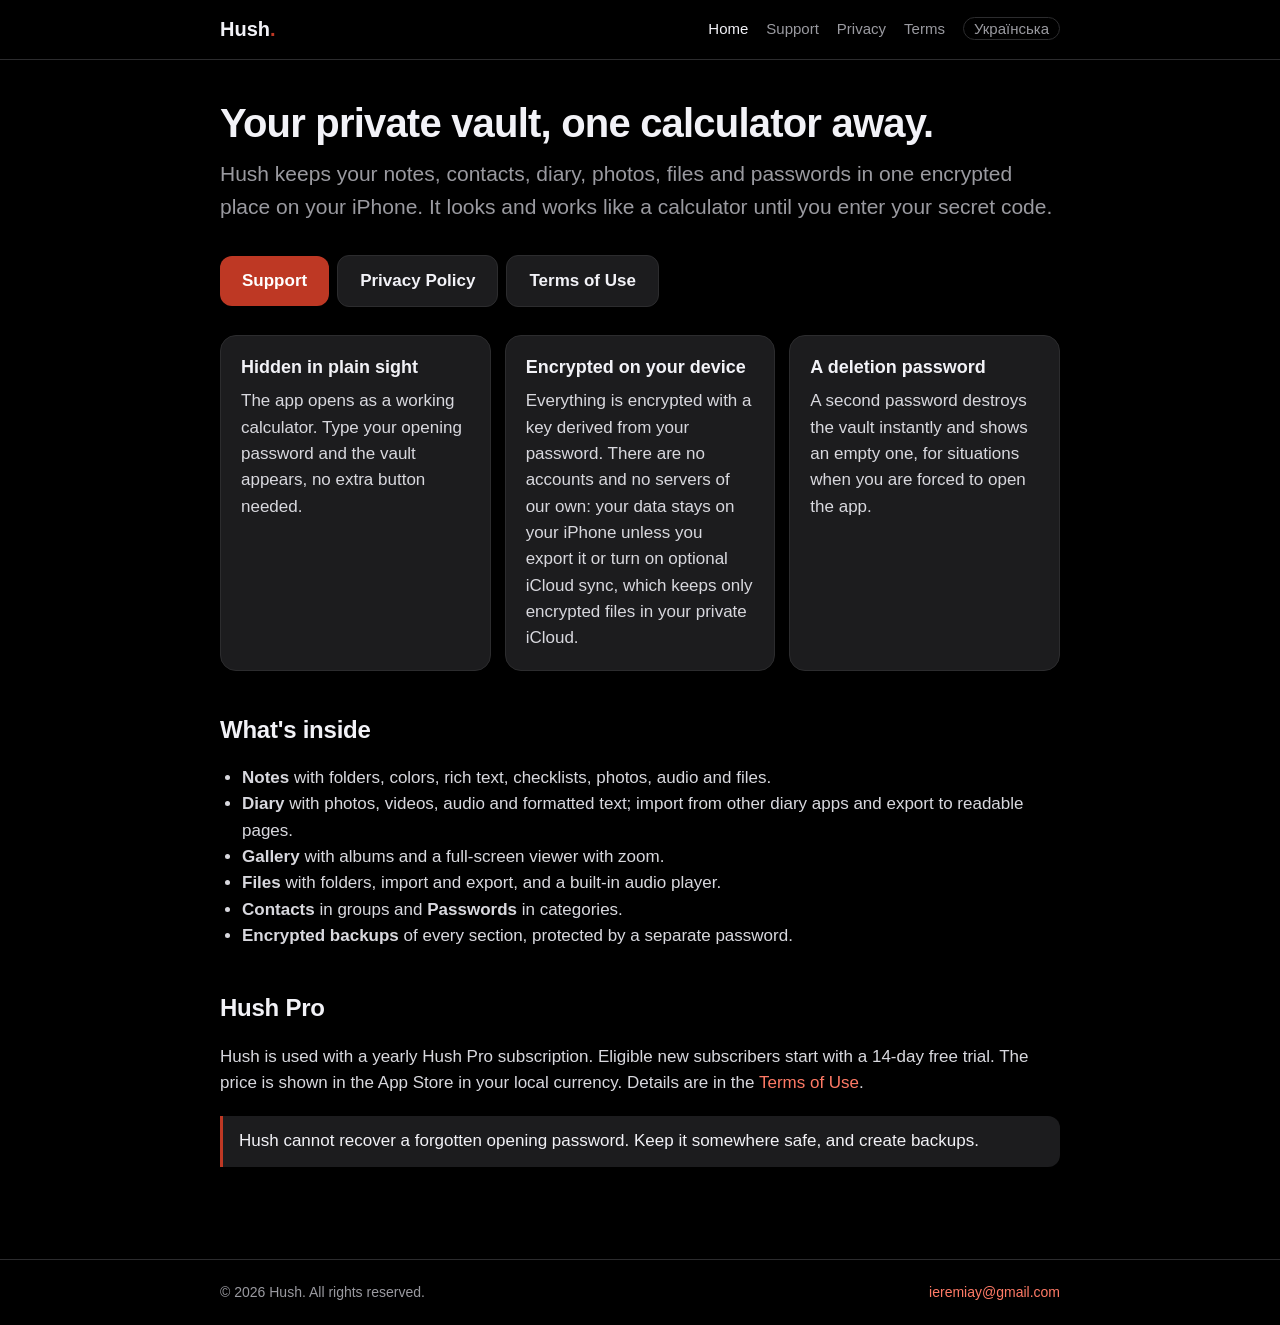
<file: index.html>
<!doctype html>
<html lang="en">
<head>
<meta charset="utf-8">
<meta name="viewport" content="width=device-width, initial-scale=1">
<title>Hush — Hush</title>
<meta name="description" content="Hush — Hush">
<link rel="stylesheet" href="style.css">
</head>
<body>
<header class="site"><div class="bar">
<a class="brand" href="index.html">Hush<span>.</span></a>
<nav><a href="index.html" class="active">Home</a><a href="support.html">Support</a><a href="privacy.html">Privacy</a><a href="terms.html">Terms</a><a class="lang" href="uk/" hreflang="uk">Українська</a></nav>
</div></header>
<main>

<h1>Your private vault, one calculator away.</h1>
<p class="lead">Hush keeps your notes, contacts, diary, photos, files and passwords in one encrypted place on your iPhone. It looks and works like a calculator until you enter your secret code.</p>
<p><a class="btn" href="support.html">Support</a><a class="btn secondary" href="privacy.html">Privacy Policy</a><a class="btn secondary" href="terms.html">Terms of Use</a></p>
<div class="grid">
<div class="card"><h3>Hidden in plain sight</h3><p>The app opens as a working calculator. Type your opening password and the vault appears, no extra button needed.</p></div>
<div class="card"><h3>Encrypted on your device</h3><p>Everything is encrypted with a key derived from your password. There are no accounts and no servers of our own: your data stays on your iPhone unless you export it or turn on optional iCloud sync, which keeps only encrypted files in your private iCloud.</p></div>
<div class="card"><h3>A deletion password</h3><p>A second password destroys the vault instantly and shows an empty one, for situations when you are forced to open the app.</p></div>
</div>
<h2>What's inside</h2>
<ul>
<li><b>Notes</b> with folders, colors, rich text, checklists, photos, audio and files.</li>
<li><b>Diary</b> with photos, videos, audio and formatted text; import from other diary apps and export to readable pages.</li>
<li><b>Gallery</b> with albums and a full-screen viewer with zoom.</li>
<li><b>Files</b> with folders, import and export, and a built-in audio player.</li>
<li><b>Contacts</b> in groups and <b>Passwords</b> in categories.</li>
<li><b>Encrypted backups</b> of every section, protected by a separate password.</li>
</ul>
<h2>Hush Pro</h2>
<p>Hush is used with a yearly Hush Pro subscription. Eligible new subscribers start with a 14-day free trial. The price is shown in the App Store in your local currency. Details are in the <a href="terms.html#subscription">Terms of Use</a>.</p>
<div class="note">Hush cannot recover a forgotten opening password. Keep it somewhere safe, and create backups.</div>

</main>
<footer><div class="bar"><span>© 2026 Hush. All rights reserved.</span><span><a href="mailto:ieremiay@gmail.com">ieremiay@gmail.com</a></span></div></footer>
</body>
</html>
</file>
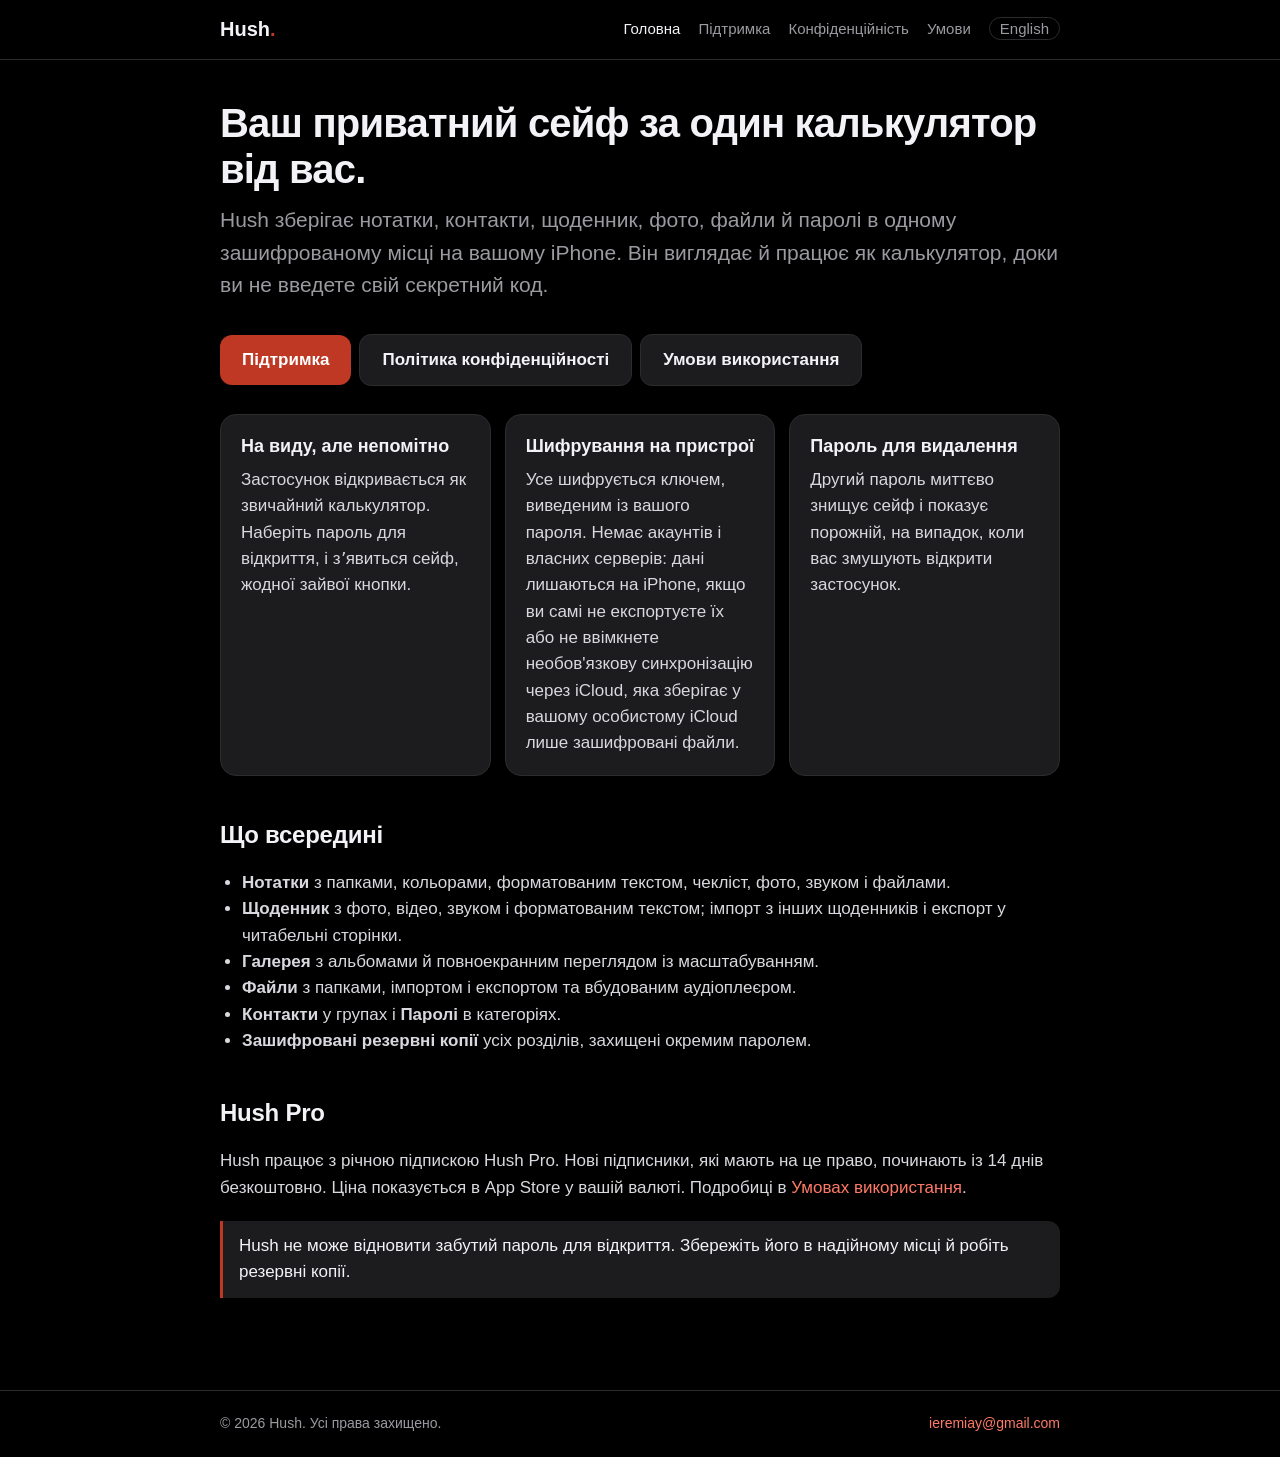
<file: uk/index.html>
<!doctype html>
<html lang="uk">
<head>
<meta charset="utf-8">
<meta name="viewport" content="width=device-width, initial-scale=1">
<title>Hush — Hush</title>
<meta name="description" content="Hush — Hush">
<link rel="stylesheet" href="../style.css">
</head>
<body>
<header class="site"><div class="bar">
<a class="brand" href="index.html">Hush<span>.</span></a>
<nav><a href="index.html" class="active">Головна</a><a href="support.html">Підтримка</a><a href="privacy.html">Конфіденційність</a><a href="terms.html">Умови</a><a class="lang" href="../" hreflang="en">English</a></nav>
</div></header>
<main>

<h1>Ваш приватний сейф за один калькулятор від вас.</h1>
<p class="lead">Hush зберігає нотатки, контакти, щоденник, фото, файли й паролі в одному зашифрованому місці на вашому iPhone. Він виглядає й працює як калькулятор, доки ви не введете свій секретний код.</p>
<p><a class="btn" href="support.html">Підтримка</a><a class="btn secondary" href="privacy.html">Політика конфіденційності</a><a class="btn secondary" href="terms.html">Умови використання</a></p>
<div class="grid">
<div class="card"><h3>На виду, але непомітно</h3><p>Застосунок відкривається як звичайний калькулятор. Наберіть пароль для відкриття, і зʼявиться сейф, жодної зайвої кнопки.</p></div>
<div class="card"><h3>Шифрування на пристрої</h3><p>Усе шифрується ключем, виведеним із вашого пароля. Немає акаунтів і власних серверів: дані лишаються на iPhone, якщо ви самі не експортуєте їх або не ввімкнете необов'язкову синхронізацію через iCloud, яка зберігає у вашому особистому iCloud лише зашифровані файли.</p></div>
<div class="card"><h3>Пароль для видалення</h3><p>Другий пароль миттєво знищує сейф і показує порожній, на випадок, коли вас змушують відкрити застосунок.</p></div>
</div>
<h2>Що всередині</h2>
<ul>
<li><b>Нотатки</b> з папками, кольорами, форматованим текстом, чекліст, фото, звуком і файлами.</li>
<li><b>Щоденник</b> з фото, відео, звуком і форматованим текстом; імпорт з інших щоденників і експорт у читабельні сторінки.</li>
<li><b>Галерея</b> з альбомами й повноекранним переглядом із масштабуванням.</li>
<li><b>Файли</b> з папками, імпортом і експортом та вбудованим аудіоплеєром.</li>
<li><b>Контакти</b> у групах і <b>Паролі</b> в категоріях.</li>
<li><b>Зашифровані резервні копії</b> усіх розділів, захищені окремим паролем.</li>
</ul>
<h2>Hush Pro</h2>
<p>Hush працює з річною підпискою Hush Pro. Нові підписники, які мають на це право, починають із 14 днів безкоштовно. Ціна показується в App Store у вашій валюті. Подробиці в <a href="terms.html#subscription">Умовах використання</a>.</p>
<div class="note">Hush не може відновити забутий пароль для відкриття. Збережіть його в надійному місці й робіть резервні копії.</div>

</main>
<footer><div class="bar"><span>© 2026 Hush. Усі права захищено.</span><span><a href="mailto:ieremiay@gmail.com">ieremiay@gmail.com</a></span></div></footer>
</body>
</html>
</file>
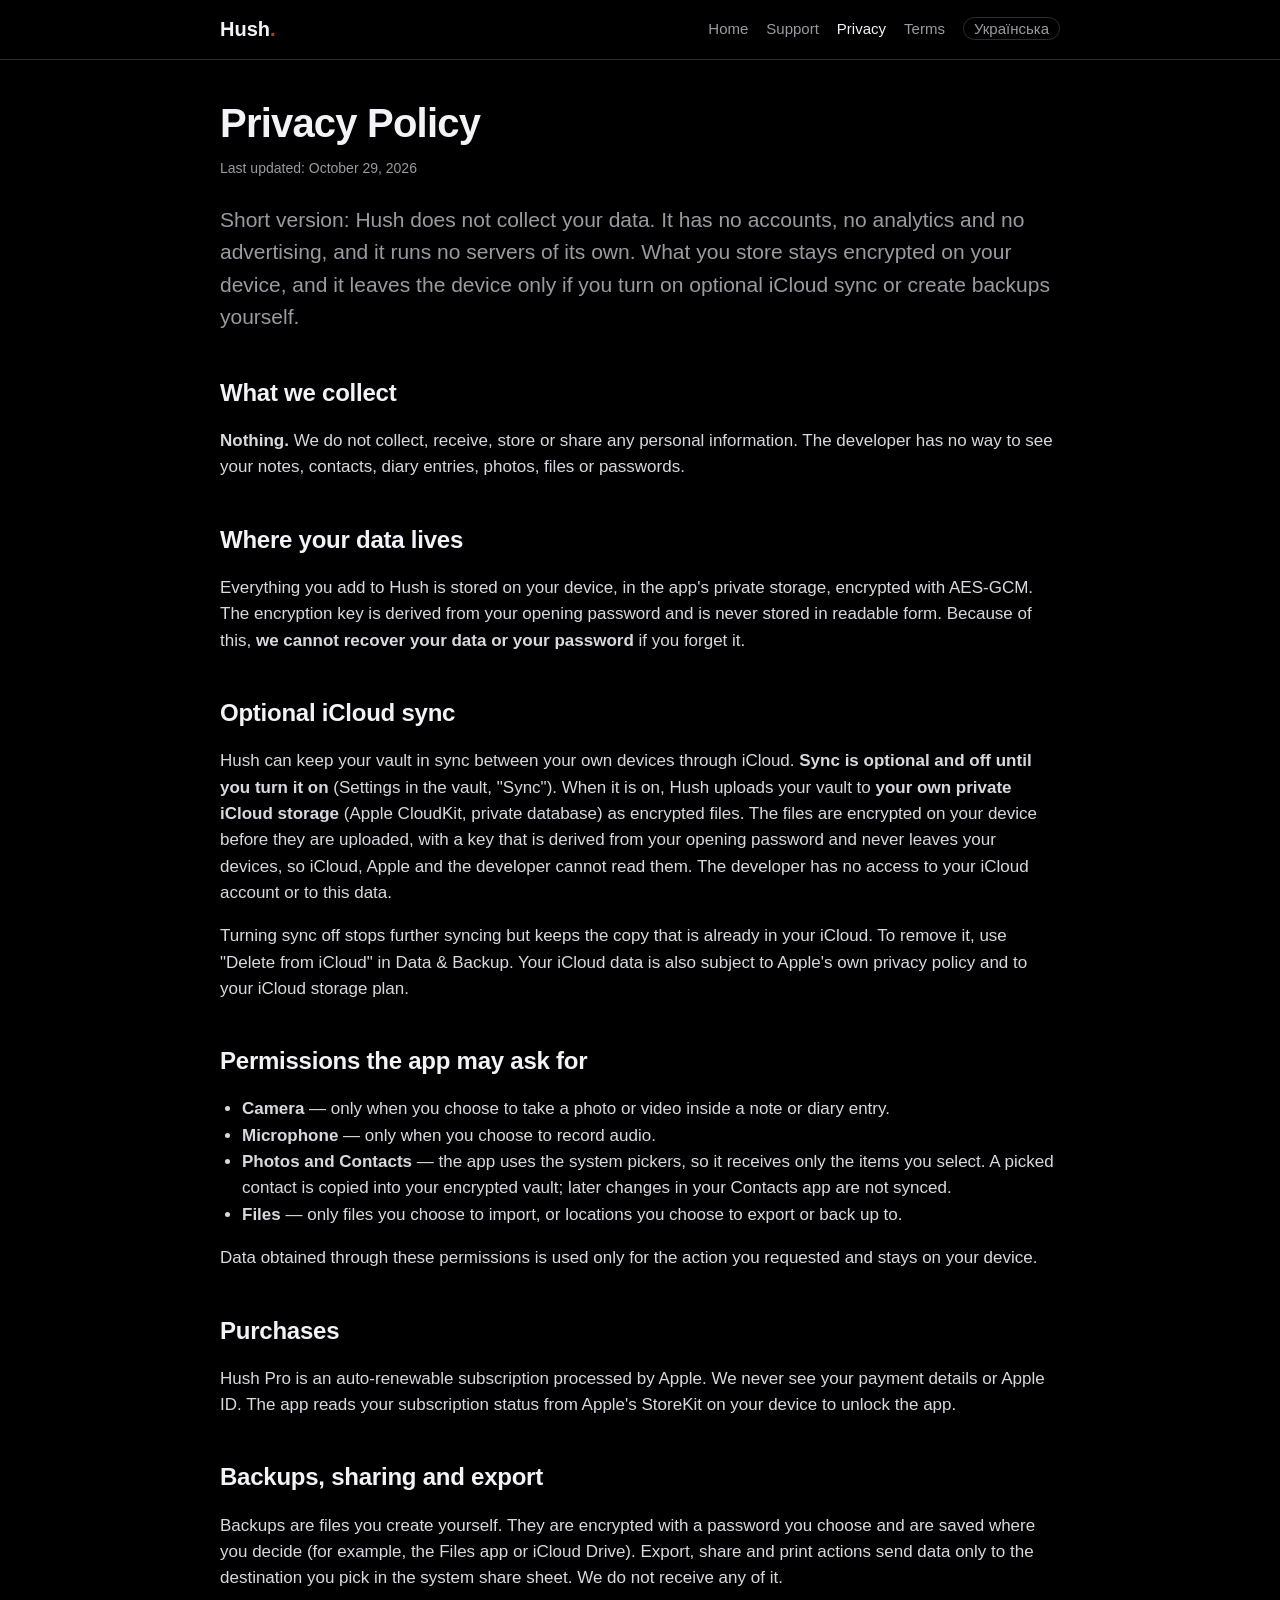
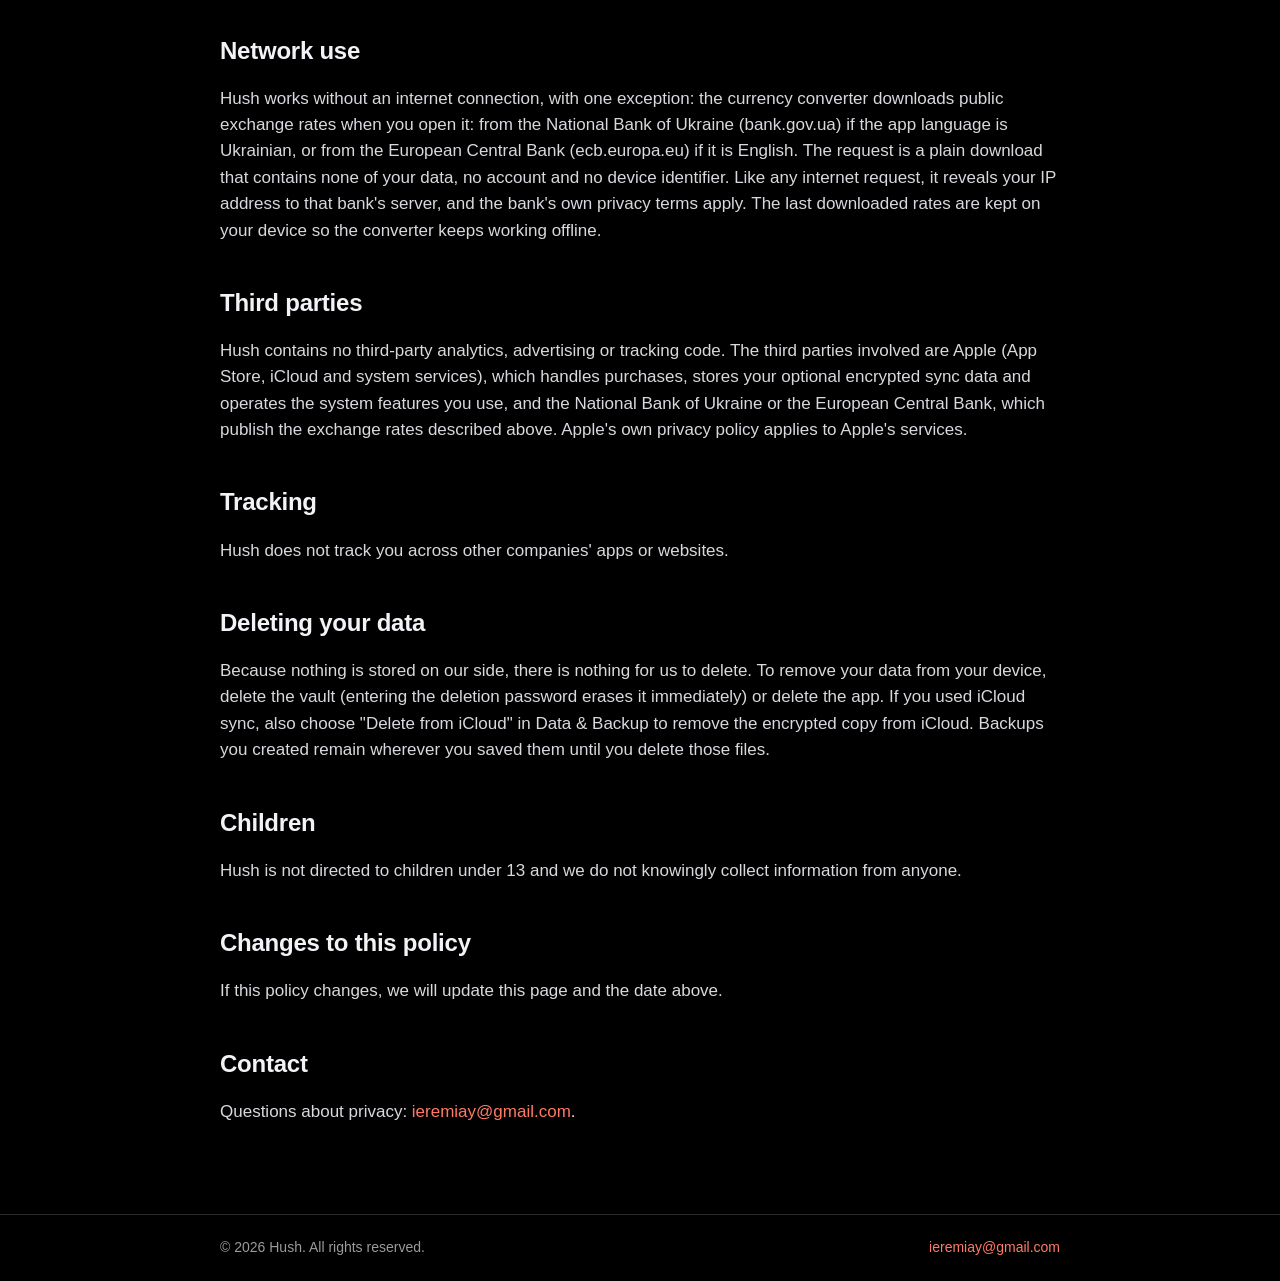
<file: privacy.html>
<!doctype html>
<html lang="en">
<head>
<meta charset="utf-8">
<meta name="viewport" content="width=device-width, initial-scale=1">
<title>Privacy Policy — Hush</title>
<meta name="description" content="Privacy Policy — Hush">
<link rel="stylesheet" href="style.css">
</head>
<body>
<header class="site"><div class="bar">
<a class="brand" href="index.html">Hush<span>.</span></a>
<nav><a href="index.html">Home</a><a href="support.html">Support</a><a href="privacy.html" class="active">Privacy</a><a href="terms.html">Terms</a><a class="lang" href="uk/privacy.html" hreflang="uk">Українська</a></nav>
</div></header>
<main>

<h1>Privacy Policy</h1>
<p class="updated">Last updated: October 29, 2026</p>
<p class="lead">Short version: Hush does not collect your data. It has no accounts, no analytics and no advertising, and it runs no servers of its own. What you store stays encrypted on your device, and it leaves the device only if you turn on optional iCloud sync or create backups yourself.</p>

<h2>What we collect</h2>
<p><b>Nothing.</b> We do not collect, receive, store or share any personal information. The developer has no way to see your notes, contacts, diary entries, photos, files or passwords.</p>

<h2>Where your data lives</h2>
<p>Everything you add to Hush is stored on your device, in the app's private storage, encrypted with AES-GCM. The encryption key is derived from your opening password and is never stored in readable form. Because of this, <b>we cannot recover your data or your password</b> if you forget it.</p>

<h2>Optional iCloud sync</h2>
<p>Hush can keep your vault in sync between your own devices through iCloud. <b>Sync is optional and off until you turn it on</b> (Settings in the vault, "Sync"). When it is on, Hush uploads your vault to <b>your own private iCloud storage</b> (Apple CloudKit, private database) as encrypted files. The files are encrypted on your device before they are uploaded, with a key that is derived from your opening password and never leaves your devices, so iCloud, Apple and the developer cannot read them. The developer has no access to your iCloud account or to this data.</p>
<p>Turning sync off stops further syncing but keeps the copy that is already in your iCloud. To remove it, use "Delete from iCloud" in Data &amp; Backup. Your iCloud data is also subject to Apple's own privacy policy and to your iCloud storage plan.</p>

<h2>Permissions the app may ask for</h2>
<ul>
<li><b>Camera</b> — only when you choose to take a photo or video inside a note or diary entry.</li>
<li><b>Microphone</b> — only when you choose to record audio.</li>
<li><b>Photos and Contacts</b> — the app uses the system pickers, so it receives only the items you select. A picked contact is copied into your encrypted vault; later changes in your Contacts app are not synced.</li>
<li><b>Files</b> — only files you choose to import, or locations you choose to export or back up to.</li>
</ul>
<p>Data obtained through these permissions is used only for the action you requested and stays on your device.</p>

<h2>Purchases</h2>
<p>Hush Pro is an auto-renewable subscription processed by Apple. We never see your payment details or Apple ID. The app reads your subscription status from Apple's StoreKit on your device to unlock the app.</p>

<h2>Backups, sharing and export</h2>
<p>Backups are files you create yourself. They are encrypted with a password you choose and are saved where you decide (for example, the Files app or iCloud Drive). Export, share and print actions send data only to the destination you pick in the system share sheet. We do not receive any of it.</p>

<h2>Network use</h2>
<p>Hush works without an internet connection, with one exception: the currency converter downloads public exchange rates when you open it: from the National Bank of Ukraine (bank.gov.ua) if the app language is Ukrainian, or from the European Central Bank (ecb.europa.eu) if it is English. The request is a plain download that contains none of your data, no account and no device identifier. Like any internet request, it reveals your IP address to that bank's server, and the bank's own privacy terms apply. The last downloaded rates are kept on your device so the converter keeps working offline.</p>

<h2>Third parties</h2>
<p>Hush contains no third-party analytics, advertising or tracking code. The third parties involved are Apple (App Store, iCloud and system services), which handles purchases, stores your optional encrypted sync data and operates the system features you use, and the National Bank of Ukraine or the European Central Bank, which publish the exchange rates described above. Apple's own privacy policy applies to Apple's services.</p>

<h2>Tracking</h2>
<p>Hush does not track you across other companies' apps or websites.</p>

<h2>Deleting your data</h2>
<p>Because nothing is stored on our side, there is nothing for us to delete. To remove your data from your device, delete the vault (entering the deletion password erases it immediately) or delete the app. If you used iCloud sync, also choose "Delete from iCloud" in Data &amp; Backup to remove the encrypted copy from iCloud. Backups you created remain wherever you saved them until you delete those files.</p>

<h2>Children</h2>
<p>Hush is not directed to children under 13 and we do not knowingly collect information from anyone.</p>

<h2>Changes to this policy</h2>
<p>If this policy changes, we will update this page and the date above.</p>

<h2>Contact</h2>
<p>Questions about privacy: <a href="mailto:ieremiay@gmail.com">ieremiay@gmail.com</a>.</p>

</main>
<footer><div class="bar"><span>© 2026 Hush. All rights reserved.</span><span><a href="mailto:ieremiay@gmail.com">ieremiay@gmail.com</a></span></div></footer>
</body>
</html>
</file>
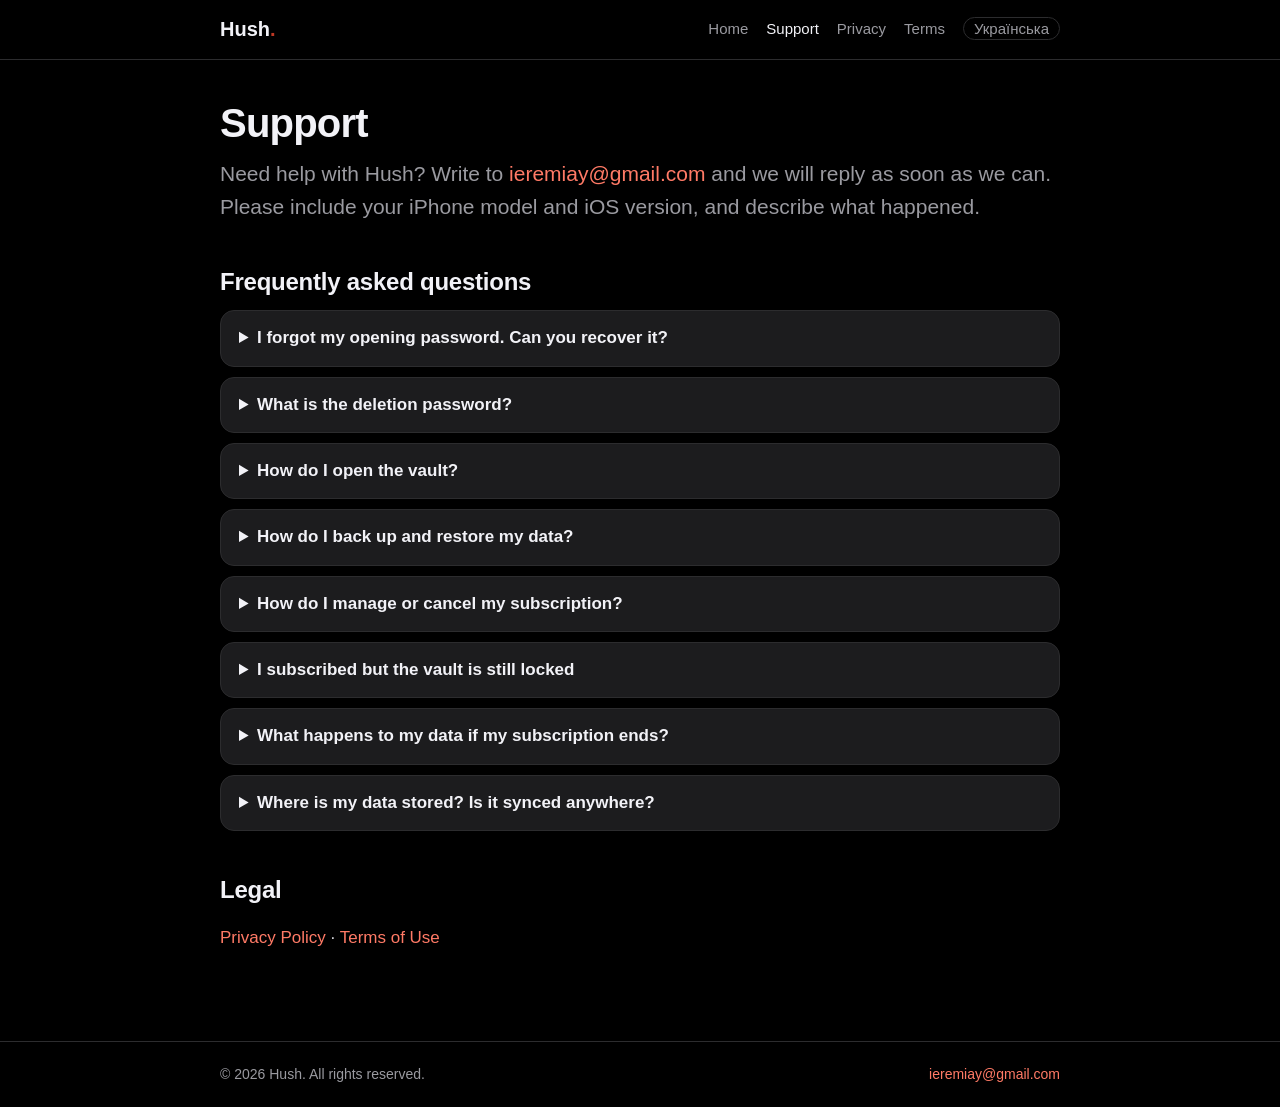
<file: support.html>
<!doctype html>
<html lang="en">
<head>
<meta charset="utf-8">
<meta name="viewport" content="width=device-width, initial-scale=1">
<title>Support — Hush</title>
<meta name="description" content="Support — Hush">
<link rel="stylesheet" href="style.css">
</head>
<body>
<header class="site"><div class="bar">
<a class="brand" href="index.html">Hush<span>.</span></a>
<nav><a href="index.html">Home</a><a href="support.html" class="active">Support</a><a href="privacy.html">Privacy</a><a href="terms.html">Terms</a><a class="lang" href="uk/support.html" hreflang="uk">Українська</a></nav>
</div></header>
<main>

<h1>Support</h1>
<p class="lead">Need help with Hush? Write to <a href="mailto:ieremiay@gmail.com">ieremiay@gmail.com</a> and we will reply as soon as we can. Please include your iPhone model and iOS version, and describe what happened.</p>

<h2>Frequently asked questions</h2>

<details><summary>I forgot my opening password. Can you recover it?</summary>
<p>No. The key that encrypts your data is derived from the password and is never stored, so neither we nor anyone else can recover the password or the data. If you have a backup, create a new vault and restore it with the backup's password.</p></details>

<details><summary>What is the deletion password?</summary>
<p>It is a second password you set with the opening password. Typing it on the calculator instantly and permanently destroys the vault and shows an empty one. It is meant for situations when you are forced to open the app. To see the passwords you typed while changing them, go to Settings &rarr; Change passwords: after you enter your current password, the new fields become visible.</p></details>

<details><summary>How do I open the vault?</summary>
<p>Hush opens as a calculator. Type your opening password on the keypad. The vault opens by itself, without pressing =. Create the vault and set the passwords first in the calculator's Settings.</p></details>

<details><summary>How do I back up and restore my data?</summary>
<p>Open the vault, then Settings &rarr; Data &amp; Backup &rarr; Create Backup. Choose the sections to include and a backup password, then save or share the file. To restore, choose Restore from Backup, pick the file and enter its password. Existing items are never overwritten or deleted.</p></details>

<details><summary>How do I manage or cancel my subscription?</summary>
<p>In the app: Settings &rarr; Hush Pro &rarr; Manage Subscription. Or on your iPhone: Settings &rarr; your name &rarr; Subscriptions &rarr; Hush. Cancel at least 24 hours before renewal to avoid the next charge.</p></details>

<details><summary>I subscribed but the vault is still locked</summary>
<p>Open Hush Pro and tap <b>Restore Purchases</b>. Make sure you are signed in to the same Apple ID that bought the subscription and that you have an internet connection.</p></details>

<details><summary>What happens to my data if my subscription ends?</summary>
<p>Nothing is deleted. The vault is locked and your data stays encrypted on your device. It becomes accessible again as soon as you subscribe.</p></details>

<details><summary>Where is my data stored? Is it synced anywhere?</summary>
<p>On your device, encrypted. Hush has no accounts and no servers of its own. If you turn on optional iCloud sync (Settings in the vault, "Sync"), an encrypted copy is also kept in your own private iCloud, which only your opening password can unlock. You can also use encrypted backups to move data to another device. To remove the iCloud copy, use "Delete from iCloud" in Data &amp; Backup.</p></details>

<h2>Legal</h2>
<p><a href="privacy.html">Privacy Policy</a> · <a href="terms.html">Terms of Use</a></p>

</main>
<footer><div class="bar"><span>© 2026 Hush. All rights reserved.</span><span><a href="mailto:ieremiay@gmail.com">ieremiay@gmail.com</a></span></div></footer>
</body>
</html>
</file>
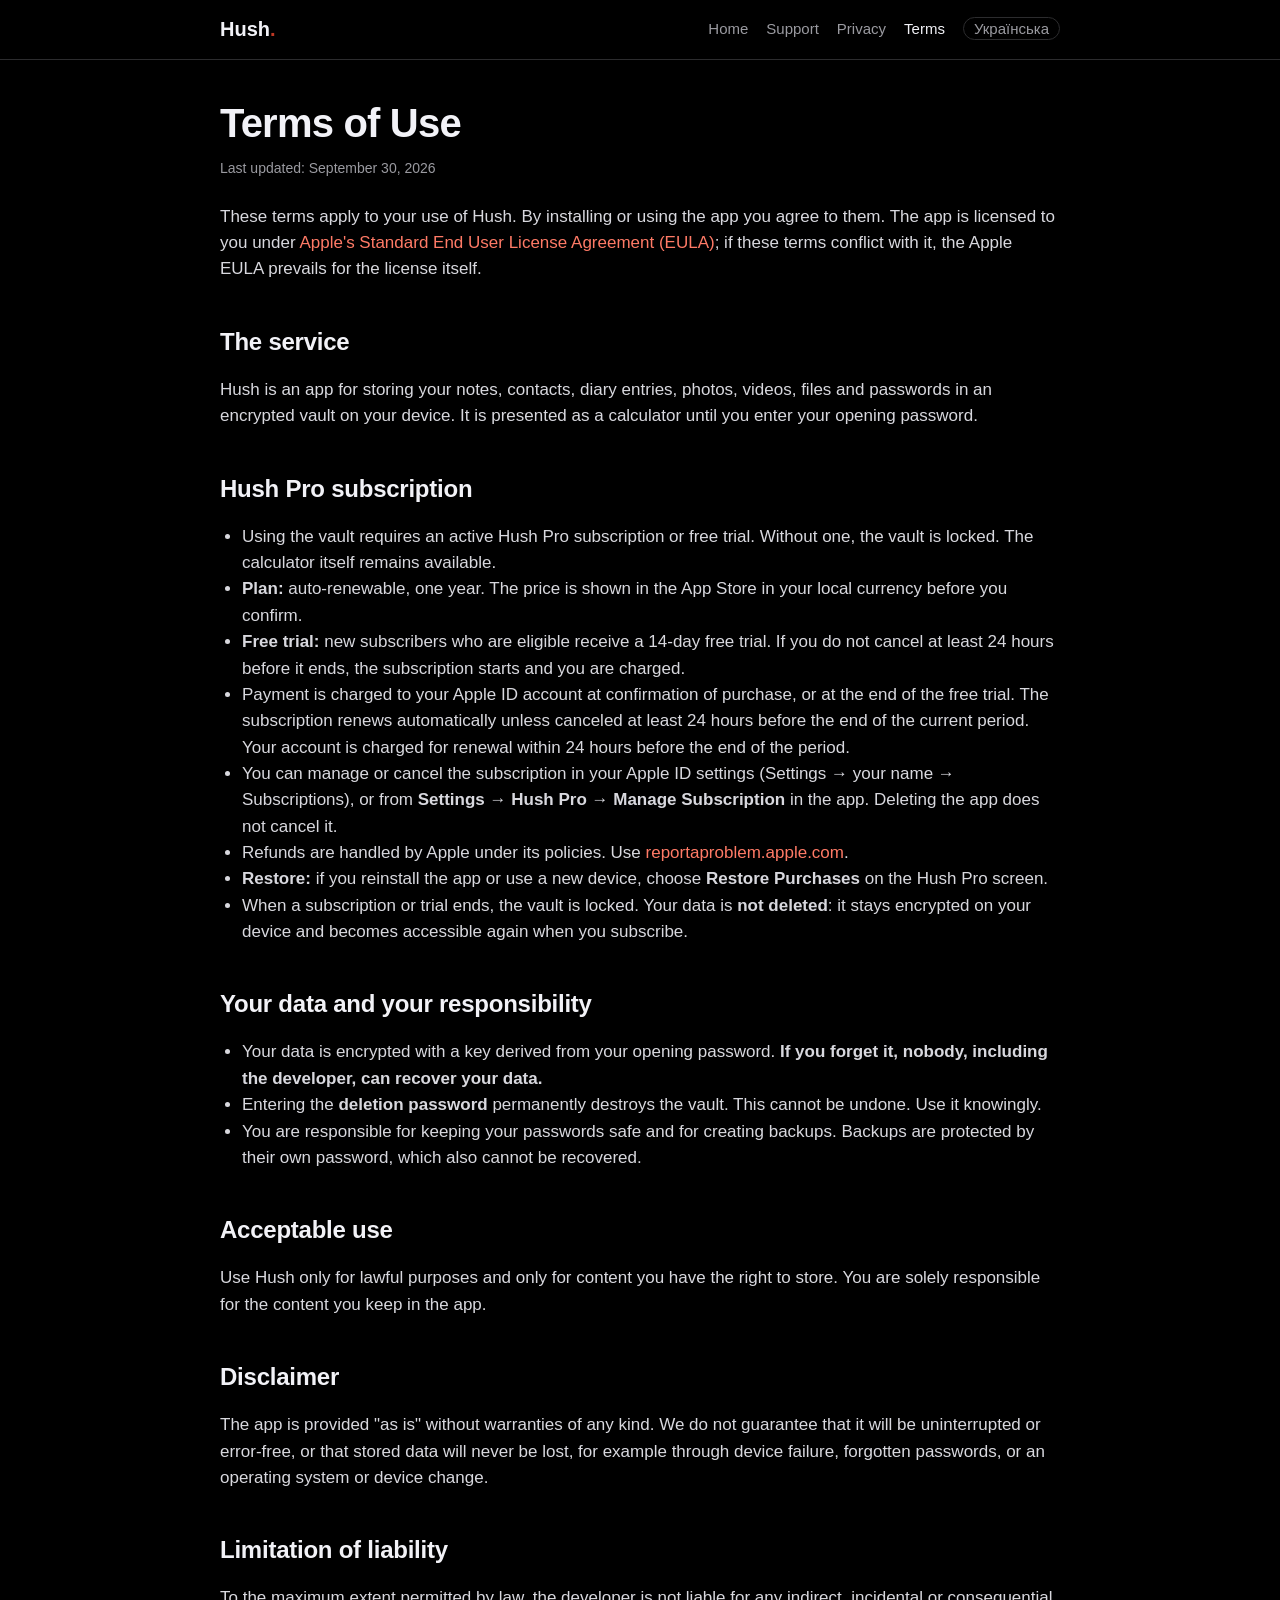
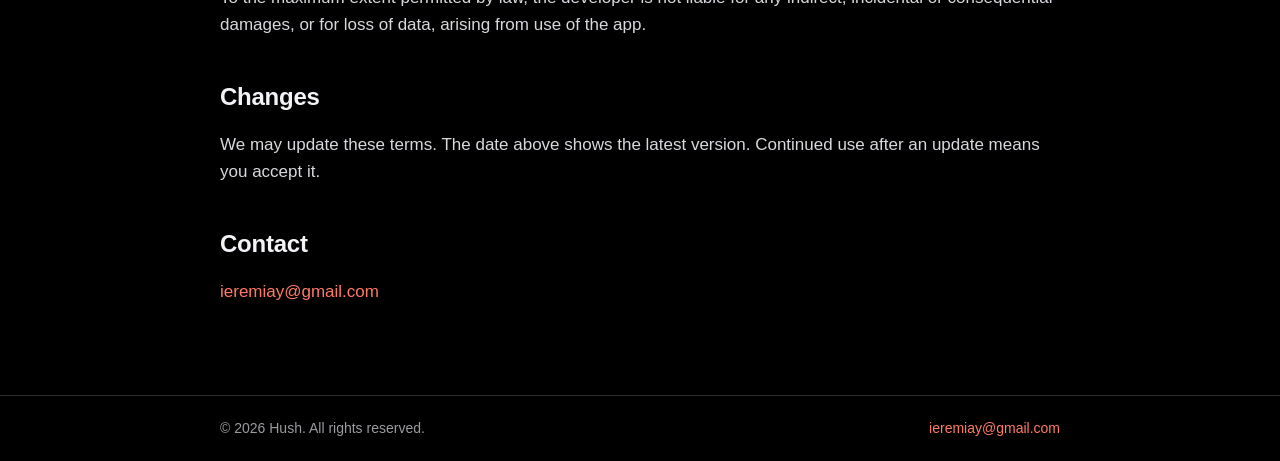
<file: terms.html>
<!doctype html>
<html lang="en">
<head>
<meta charset="utf-8">
<meta name="viewport" content="width=device-width, initial-scale=1">
<title>Terms of Use — Hush</title>
<meta name="description" content="Terms of Use — Hush">
<link rel="stylesheet" href="style.css">
</head>
<body>
<header class="site"><div class="bar">
<a class="brand" href="index.html">Hush<span>.</span></a>
<nav><a href="index.html">Home</a><a href="support.html">Support</a><a href="privacy.html">Privacy</a><a href="terms.html" class="active">Terms</a><a class="lang" href="uk/terms.html" hreflang="uk">Українська</a></nav>
</div></header>
<main>

<h1>Terms of Use</h1>
<p class="updated">Last updated: September 30, 2026</p>
<p>These terms apply to your use of Hush. By installing or using the app you agree to them. The app is licensed to you under <a href="https://www.apple.com/legal/internet-services/itunes/dev/stdeula/">Apple's Standard End User License Agreement (EULA)</a>; if these terms conflict with it, the Apple EULA prevails for the license itself.</p>

<h2>The service</h2>
<p>Hush is an app for storing your notes, contacts, diary entries, photos, videos, files and passwords in an encrypted vault on your device. It is presented as a calculator until you enter your opening password.</p>

<h2 id="subscription">Hush Pro subscription</h2>
<ul>
<li>Using the vault requires an active Hush Pro subscription or free trial. Without one, the vault is locked. The calculator itself remains available.</li>
<li><b>Plan:</b> auto-renewable, one year. The price is shown in the App Store in your local currency before you confirm.</li>
<li><b>Free trial:</b> new subscribers who are eligible receive a 14-day free trial. If you do not cancel at least 24 hours before it ends, the subscription starts and you are charged.</li>
<li>Payment is charged to your Apple ID account at confirmation of purchase, or at the end of the free trial. The subscription renews automatically unless canceled at least 24 hours before the end of the current period. Your account is charged for renewal within 24 hours before the end of the period.</li>
<li>You can manage or cancel the subscription in your Apple ID settings (Settings &rarr; your name &rarr; Subscriptions), or from <b>Settings &rarr; Hush Pro &rarr; Manage Subscription</b> in the app. Deleting the app does not cancel it.</li>
<li>Refunds are handled by Apple under its policies. Use <a href="https://reportaproblem.apple.com">reportaproblem.apple.com</a>.</li>
<li><b>Restore:</b> if you reinstall the app or use a new device, choose <b>Restore Purchases</b> on the Hush Pro screen.</li>
<li>When a subscription or trial ends, the vault is locked. Your data is <b>not deleted</b>: it stays encrypted on your device and becomes accessible again when you subscribe.</li>
</ul>

<h2>Your data and your responsibility</h2>
<ul>
<li>Your data is encrypted with a key derived from your opening password. <b>If you forget it, nobody, including the developer, can recover your data.</b></li>
<li>Entering the <b>deletion password</b> permanently destroys the vault. This cannot be undone. Use it knowingly.</li>
<li>You are responsible for keeping your passwords safe and for creating backups. Backups are protected by their own password, which also cannot be recovered.</li>
</ul>

<h2>Acceptable use</h2>
<p>Use Hush only for lawful purposes and only for content you have the right to store. You are solely responsible for the content you keep in the app.</p>

<h2>Disclaimer</h2>
<p>The app is provided "as is" without warranties of any kind. We do not guarantee that it will be uninterrupted or error-free, or that stored data will never be lost, for example through device failure, forgotten passwords, or an operating system or device change.</p>

<h2>Limitation of liability</h2>
<p>To the maximum extent permitted by law, the developer is not liable for any indirect, incidental or consequential damages, or for loss of data, arising from use of the app.</p>

<h2>Changes</h2>
<p>We may update these terms. The date above shows the latest version. Continued use after an update means you accept it.</p>

<h2>Contact</h2>
<p><a href="mailto:ieremiay@gmail.com">ieremiay@gmail.com</a></p>

</main>
<footer><div class="bar"><span>© 2026 Hush. All rights reserved.</span><span><a href="mailto:ieremiay@gmail.com">ieremiay@gmail.com</a></span></div></footer>
</body>
</html>
</file>
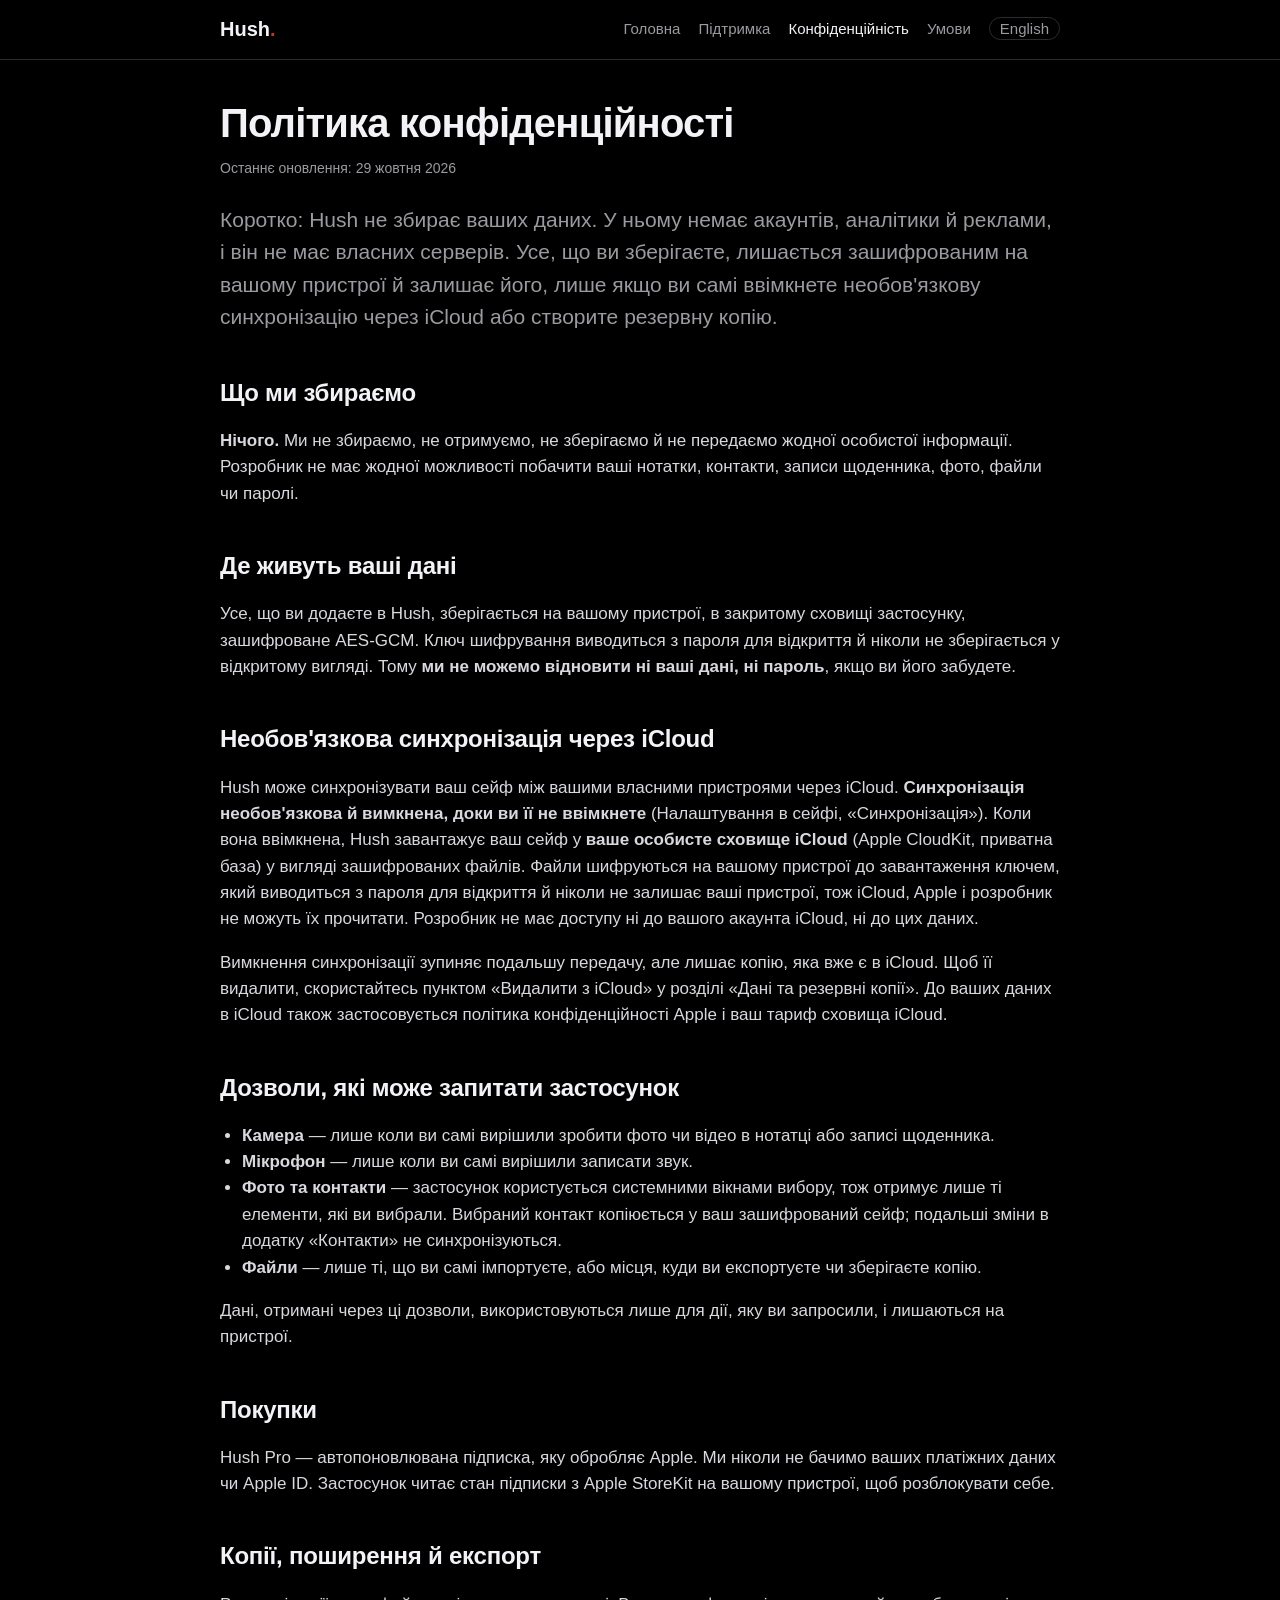
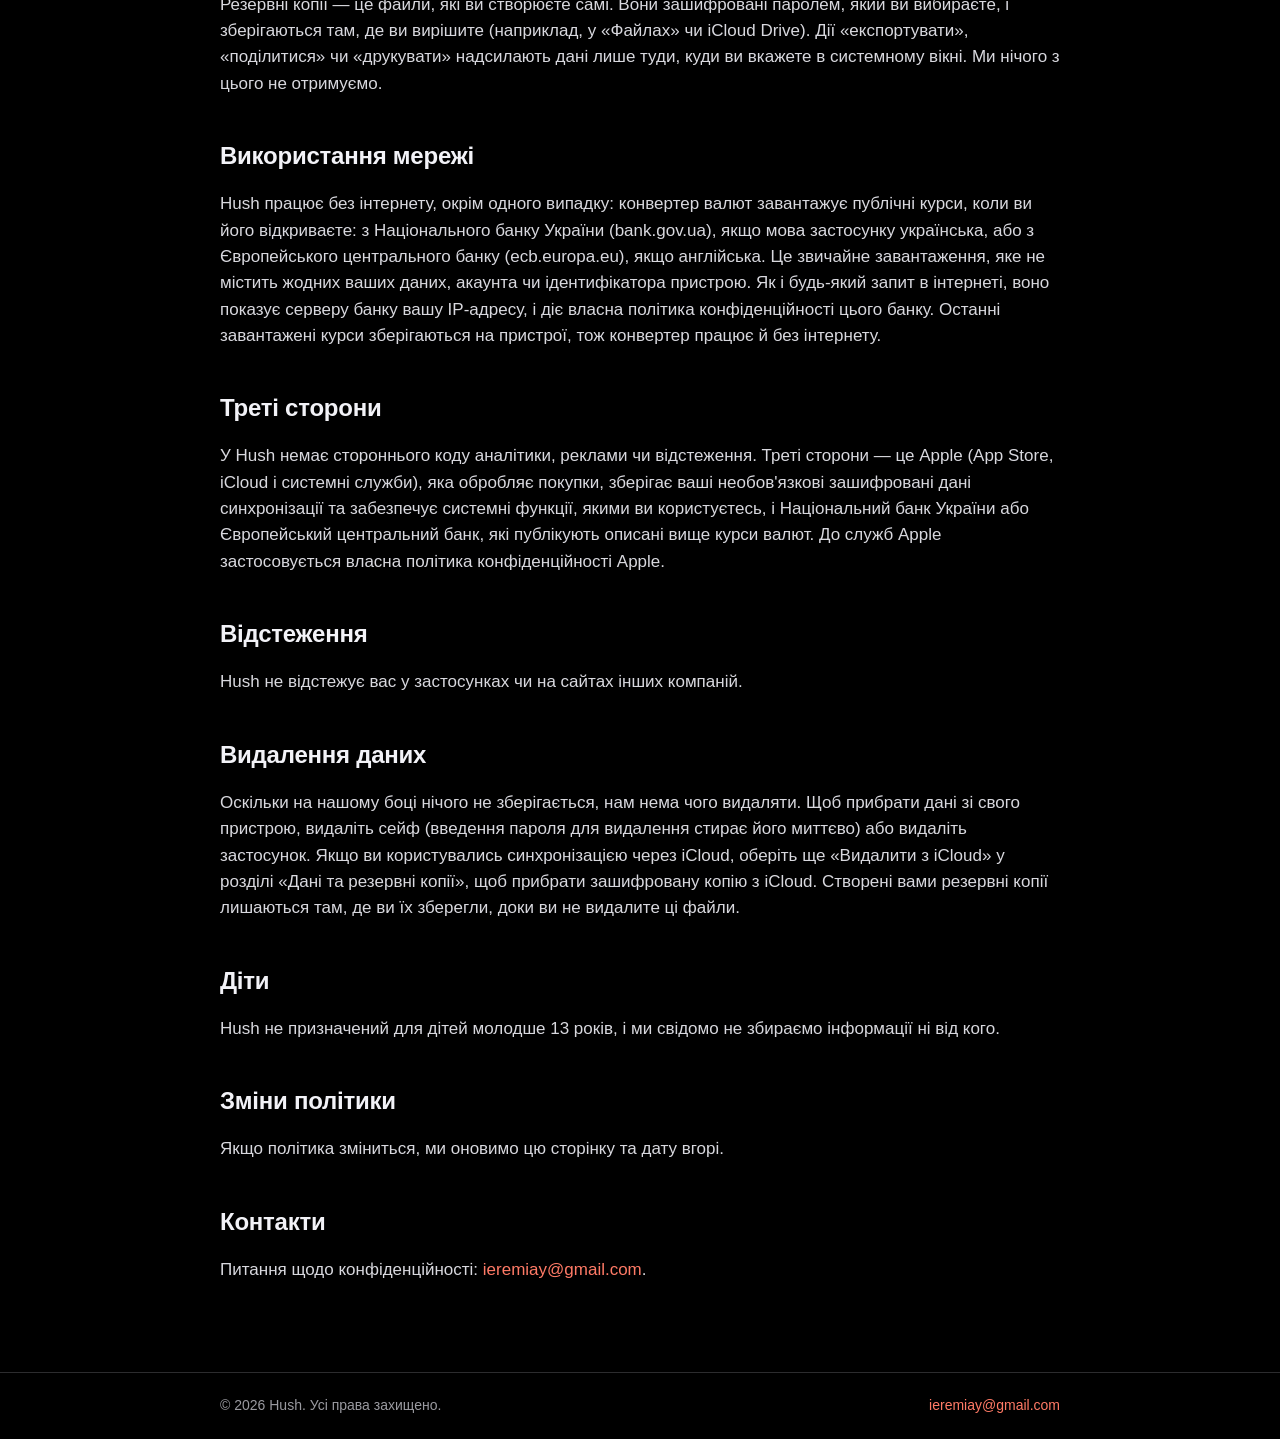
<file: uk/privacy.html>
<!doctype html>
<html lang="uk">
<head>
<meta charset="utf-8">
<meta name="viewport" content="width=device-width, initial-scale=1">
<title>Політика конфіденційності — Hush</title>
<meta name="description" content="Політика конфіденційності — Hush">
<link rel="stylesheet" href="../style.css">
</head>
<body>
<header class="site"><div class="bar">
<a class="brand" href="index.html">Hush<span>.</span></a>
<nav><a href="index.html">Головна</a><a href="support.html">Підтримка</a><a href="privacy.html" class="active">Конфіденційність</a><a href="terms.html">Умови</a><a class="lang" href="../privacy.html" hreflang="en">English</a></nav>
</div></header>
<main>

<h1>Політика конфіденційності</h1>
<p class="updated">Останнє оновлення: 29 жовтня 2026</p>
<p class="lead">Коротко: Hush не збирає ваших даних. У ньому немає акаунтів, аналітики й реклами, і він не має власних серверів. Усе, що ви зберігаєте, лишається зашифрованим на вашому пристрої й залишає його, лише якщо ви самі ввімкнете необов'язкову синхронізацію через iCloud або створите резервну копію.</p>

<h2>Що ми збираємо</h2>
<p><b>Нічого.</b> Ми не збираємо, не отримуємо, не зберігаємо й не передаємо жодної особистої інформації. Розробник не має жодної можливості побачити ваші нотатки, контакти, записи щоденника, фото, файли чи паролі.</p>

<h2>Де живуть ваші дані</h2>
<p>Усе, що ви додаєте в Hush, зберігається на вашому пристрої, в закритому сховищі застосунку, зашифроване AES-GCM. Ключ шифрування виводиться з пароля для відкриття й ніколи не зберігається у відкритому вигляді. Тому <b>ми не можемо відновити ні ваші дані, ні пароль</b>, якщо ви його забудете.</p>

<h2>Необов'язкова синхронізація через iCloud</h2>
<p>Hush може синхронізувати ваш сейф між вашими власними пристроями через iCloud. <b>Синхронізація необов'язкова й вимкнена, доки ви її не ввімкнете</b> (Налаштування в сейфі, «Синхронізація»). Коли вона ввімкнена, Hush завантажує ваш сейф у <b>ваше особисте сховище iCloud</b> (Apple CloudKit, приватна база) у вигляді зашифрованих файлів. Файли шифруються на вашому пристрої до завантаження ключем, який виводиться з пароля для відкриття й ніколи не залишає ваші пристрої, тож iCloud, Apple і розробник не можуть їх прочитати. Розробник не має доступу ні до вашого акаунта iCloud, ні до цих даних.</p>
<p>Вимкнення синхронізації зупиняє подальшу передачу, але лишає копію, яка вже є в iCloud. Щоб її видалити, скористайтесь пунктом «Видалити з iCloud» у розділі «Дані та резервні копії». До ваших даних в iCloud також застосовується політика конфіденційності Apple і ваш тариф сховища iCloud.</p>

<h2>Дозволи, які може запитати застосунок</h2>
<ul>
<li><b>Камера</b> — лише коли ви самі вирішили зробити фото чи відео в нотатці або записі щоденника.</li>
<li><b>Мікрофон</b> — лише коли ви самі вирішили записати звук.</li>
<li><b>Фото та контакти</b> — застосунок користується системними вікнами вибору, тож отримує лише ті елементи, які ви вибрали. Вибраний контакт копіюється у ваш зашифрований сейф; подальші зміни в додатку «Контакти» не синхронізуються.</li>
<li><b>Файли</b> — лише ті, що ви самі імпортуєте, або місця, куди ви експортуєте чи зберігаєте копію.</li>
</ul>
<p>Дані, отримані через ці дозволи, використовуються лише для дії, яку ви запросили, і лишаються на пристрої.</p>

<h2>Покупки</h2>
<p>Hush Pro — автопоновлювана підписка, яку обробляє Apple. Ми ніколи не бачимо ваших платіжних даних чи Apple ID. Застосунок читає стан підписки з Apple StoreKit на вашому пристрої, щоб розблокувати себе.</p>

<h2>Копії, поширення й експорт</h2>
<p>Резервні копії — це файли, які ви створюєте самі. Вони зашифровані паролем, який ви вибираєте, і зберігаються там, де ви вирішите (наприклад, у «Файлах» чи iCloud Drive). Дії «експортувати», «поділитися» чи «друкувати» надсилають дані лише туди, куди ви вкажете в системному вікні. Ми нічого з цього не отримуємо.</p>

<h2>Використання мережі</h2>
<p>Hush працює без інтернету, окрім одного випадку: конвертер валют завантажує публічні курси, коли ви його відкриваєте: з Національного банку України (bank.gov.ua), якщо мова застосунку українська, або з Європейського центрального банку (ecb.europa.eu), якщо англійська. Це звичайне завантаження, яке не містить жодних ваших даних, акаунта чи ідентифікатора пристрою. Як і будь-який запит в інтернеті, воно показує серверу банку вашу IP-адресу, і діє власна політика конфіденційності цього банку. Останні завантажені курси зберігаються на пристрої, тож конвертер працює й без інтернету.</p>

<h2>Треті сторони</h2>
<p>У Hush немає стороннього коду аналітики, реклами чи відстеження. Треті сторони — це Apple (App Store, iCloud і системні служби), яка обробляє покупки, зберігає ваші необов'язкові зашифровані дані синхронізації та забезпечує системні функції, якими ви користуєтесь, і Національний банк України або Європейський центральний банк, які публікують описані вище курси валют. До служб Apple застосовується власна політика конфіденційності Apple.</p>

<h2>Відстеження</h2>
<p>Hush не відстежує вас у застосунках чи на сайтах інших компаній.</p>

<h2>Видалення даних</h2>
<p>Оскільки на нашому боці нічого не зберігається, нам нема чого видаляти. Щоб прибрати дані зі свого пристрою, видаліть сейф (введення пароля для видалення стирає його миттєво) або видаліть застосунок. Якщо ви користувались синхронізацією через iCloud, оберіть ще «Видалити з iCloud» у розділі «Дані та резервні копії», щоб прибрати зашифровану копію з iCloud. Створені вами резервні копії лишаються там, де ви їх зберегли, доки ви не видалите ці файли.</p>

<h2>Діти</h2>
<p>Hush не призначений для дітей молодше 13 років, і ми свідомо не збираємо інформації ні від кого.</p>

<h2>Зміни політики</h2>
<p>Якщо політика зміниться, ми оновимо цю сторінку та дату вгорі.</p>

<h2>Контакти</h2>
<p>Питання щодо конфіденційності: <a href="mailto:ieremiay@gmail.com">ieremiay@gmail.com</a>.</p>

</main>
<footer><div class="bar"><span>© 2026 Hush. Усі права захищено.</span><span><a href="mailto:ieremiay@gmail.com">ieremiay@gmail.com</a></span></div></footer>
</body>
</html>
</file>
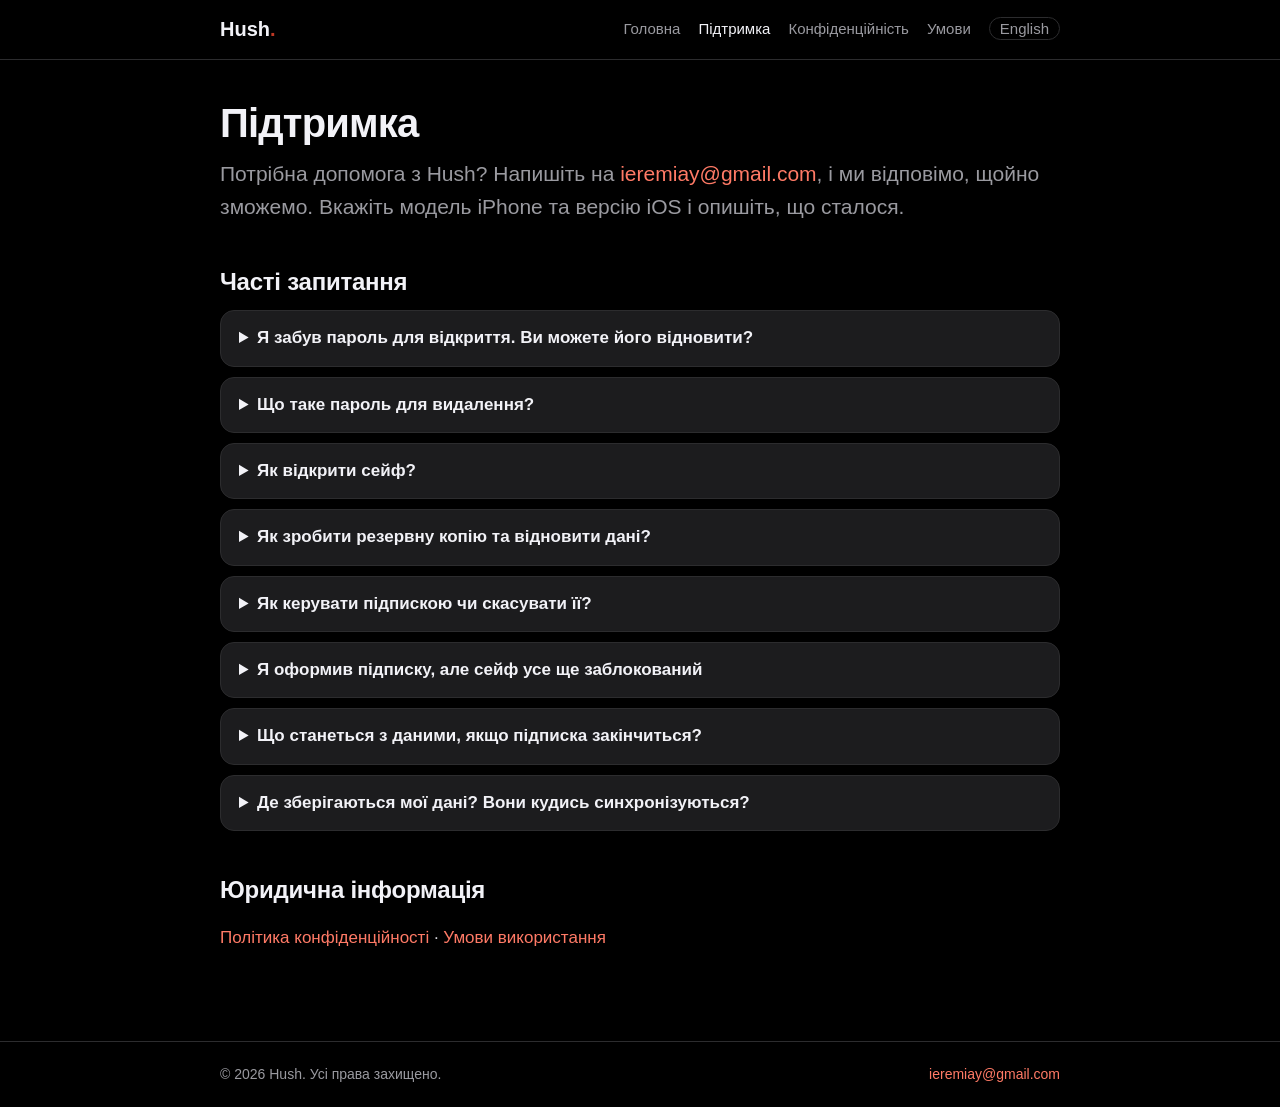
<file: uk/support.html>
<!doctype html>
<html lang="uk">
<head>
<meta charset="utf-8">
<meta name="viewport" content="width=device-width, initial-scale=1">
<title>Підтримка — Hush</title>
<meta name="description" content="Підтримка — Hush">
<link rel="stylesheet" href="../style.css">
</head>
<body>
<header class="site"><div class="bar">
<a class="brand" href="index.html">Hush<span>.</span></a>
<nav><a href="index.html">Головна</a><a href="support.html" class="active">Підтримка</a><a href="privacy.html">Конфіденційність</a><a href="terms.html">Умови</a><a class="lang" href="../support.html" hreflang="en">English</a></nav>
</div></header>
<main>

<h1>Підтримка</h1>
<p class="lead">Потрібна допомога з Hush? Напишіть на <a href="mailto:ieremiay@gmail.com">ieremiay@gmail.com</a>, і ми відповімо, щойно зможемо. Вкажіть модель iPhone та версію iOS і опишіть, що сталося.</p>

<h2>Часті запитання</h2>

<details><summary>Я забув пароль для відкриття. Ви можете його відновити?</summary>
<p>Ні. Ключ, яким зашифровані ваші дані, виводиться з пароля й ніколи не зберігається, тож ні ми, ні будь-хто інший не може відновити ні пароль, ні дані. Якщо є резервна копія, створіть новий сейф і відновіть її паролем копії.</p></details>

<details><summary>Що таке пароль для видалення?</summary>
<p>Це другий пароль, який ви задаєте разом із паролем для відкриття. Якщо набрати його на калькуляторі, сейф миттєво й безповоротно знищується, а показується порожній. Він потрібен на випадок, коли вас змушують відкрити застосунок. Щоб бачити паролі, які ви вводите під час заміни, відкрийте Налаштування &rarr; Змінити паролі: після введення поточного пароля нові поля стають видимими.</p></details>

<details><summary>Як відкрити сейф?</summary>
<p>Hush відкривається як калькулятор. Наберіть пароль для відкриття на клавіатурі. Сейф відкриється сам, без натискання =. Спершу створіть сейф і задайте паролі в налаштуваннях калькулятора.</p></details>

<details><summary>Як зробити резервну копію та відновити дані?</summary>
<p>Відкрийте сейф, далі Налаштування &rarr; Дані та резервні копії &rarr; Створити резервну копію. Виберіть розділи й пароль копії, потім збережіть або надішліть файл. Щоб відновити, виберіть «Відновити з резервної копії», вкажіть файл і його пароль. Наявні дані ніколи не перезаписуються й не видаляються.</p></details>

<details><summary>Як керувати підпискою чи скасувати її?</summary>
<p>У застосунку: Налаштування &rarr; Hush Pro &rarr; Керувати підпискою. Або на iPhone: Налаштування &rarr; ваше імʼя &rarr; Підписки &rarr; Hush. Скасуйте щонайменше за 24 години до поновлення, щоб не платити за наступний період.</p></details>

<details><summary>Я оформив підписку, але сейф усе ще заблокований</summary>
<p>Відкрийте Hush Pro і натисніть <b>Відновити покупки</b>. Переконайтесь, що ви ввійшли під тим самим Apple ID, яким купували підписку, і що є інтернет.</p></details>

<details><summary>Що станеться з даними, якщо підписка закінчиться?</summary>
<p>Нічого не видаляється. Сейф блокується, а дані лишаються зашифрованими на пристрої. Вони знову стають доступними, щойно ви оформите підписку.</p></details>

<details><summary>Де зберігаються мої дані? Вони кудись синхронізуються?</summary>
<p>На вашому пристрої, зашифровано. У Hush немає акаунтів і власних серверів. Якщо ви ввімкнете необов'язкову синхронізацію через iCloud (Налаштування в сейфі, «Синхронізація»), зашифрована копія також зберігається у вашому особистому iCloud, і відкрити її може лише ваш пароль для відкриття. Щоб перенести дані на інший пристрій, можна й далі користуватись зашифрованими резервними копіями. Щоб прибрати копію з iCloud, оберіть «Видалити з iCloud» у розділі «Дані та резервні копії».</p></details>

<h2>Юридична інформація</h2>
<p><a href="privacy.html">Політика конфіденційності</a> · <a href="terms.html">Умови використання</a></p>

</main>
<footer><div class="bar"><span>© 2026 Hush. Усі права захищено.</span><span><a href="mailto:ieremiay@gmail.com">ieremiay@gmail.com</a></span></div></footer>
</body>
</html>
</file>
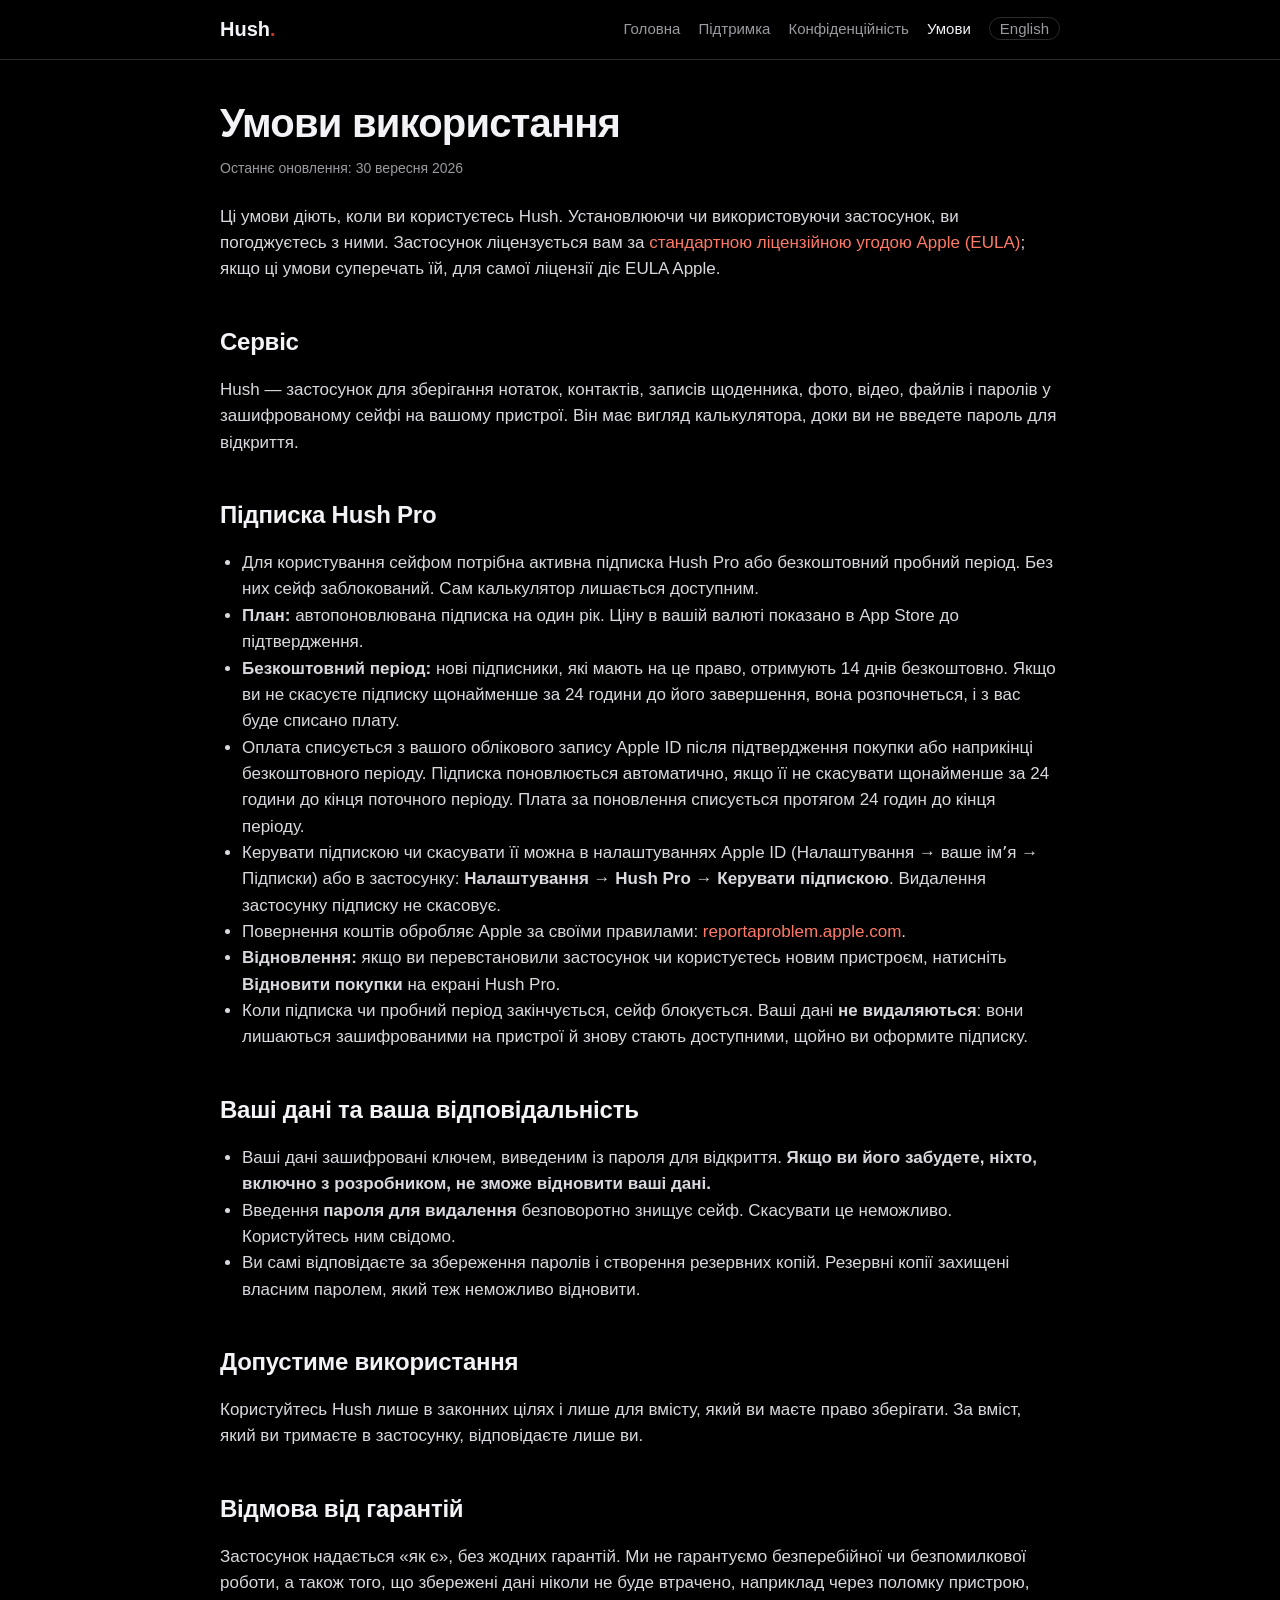
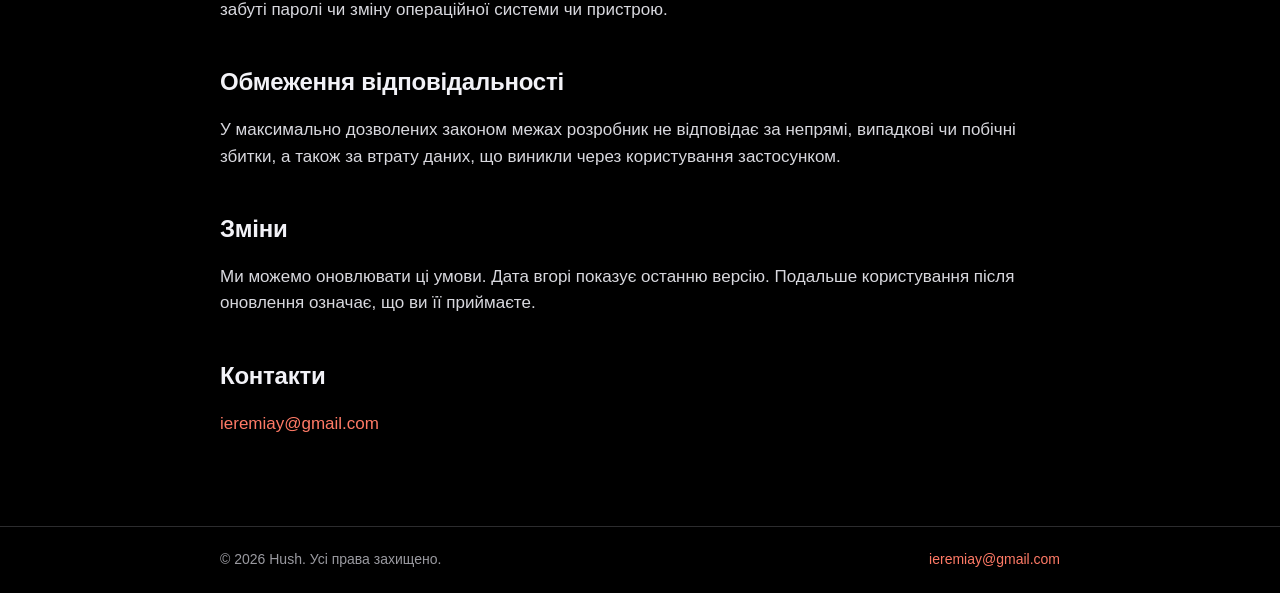
<file: uk/terms.html>
<!doctype html>
<html lang="uk">
<head>
<meta charset="utf-8">
<meta name="viewport" content="width=device-width, initial-scale=1">
<title>Умови використання — Hush</title>
<meta name="description" content="Умови використання — Hush">
<link rel="stylesheet" href="../style.css">
</head>
<body>
<header class="site"><div class="bar">
<a class="brand" href="index.html">Hush<span>.</span></a>
<nav><a href="index.html">Головна</a><a href="support.html">Підтримка</a><a href="privacy.html">Конфіденційність</a><a href="terms.html" class="active">Умови</a><a class="lang" href="../terms.html" hreflang="en">English</a></nav>
</div></header>
<main>

<h1>Умови використання</h1>
<p class="updated">Останнє оновлення: 30 вересня 2026</p>
<p>Ці умови діють, коли ви користуєтесь Hush. Установлюючи чи використовуючи застосунок, ви погоджуєтесь з ними. Застосунок ліцензується вам за <a href="https://www.apple.com/legal/internet-services/itunes/dev/stdeula/">стандартною ліцензійною угодою Apple (EULA)</a>; якщо ці умови суперечать їй, для самої ліцензії діє EULA Apple.</p>

<h2>Сервіс</h2>
<p>Hush — застосунок для зберігання нотаток, контактів, записів щоденника, фото, відео, файлів і паролів у зашифрованому сейфі на вашому пристрої. Він має вигляд калькулятора, доки ви не введете пароль для відкриття.</p>

<h2 id="subscription">Підписка Hush Pro</h2>
<ul>
<li>Для користування сейфом потрібна активна підписка Hush Pro або безкоштовний пробний період. Без них сейф заблокований. Сам калькулятор лишається доступним.</li>
<li><b>План:</b> автопоновлювана підписка на один рік. Ціну в вашій валюті показано в App Store до підтвердження.</li>
<li><b>Безкоштовний період:</b> нові підписники, які мають на це право, отримують 14 днів безкоштовно. Якщо ви не скасуєте підписку щонайменше за 24 години до його завершення, вона розпочнеться, і з вас буде списано плату.</li>
<li>Оплата списується з вашого облікового запису Apple ID після підтвердження покупки або наприкінці безкоштовного періоду. Підписка поновлюється автоматично, якщо її не скасувати щонайменше за 24 години до кінця поточного періоду. Плата за поновлення списується протягом 24 годин до кінця періоду.</li>
<li>Керувати підпискою чи скасувати її можна в налаштуваннях Apple ID (Налаштування &rarr; ваше імʼя &rarr; Підписки) або в застосунку: <b>Налаштування &rarr; Hush Pro &rarr; Керувати підпискою</b>. Видалення застосунку підписку не скасовує.</li>
<li>Повернення коштів обробляє Apple за своїми правилами: <a href="https://reportaproblem.apple.com">reportaproblem.apple.com</a>.</li>
<li><b>Відновлення:</b> якщо ви перевстановили застосунок чи користуєтесь новим пристроєм, натисніть <b>Відновити покупки</b> на екрані Hush Pro.</li>
<li>Коли підписка чи пробний період закінчується, сейф блокується. Ваші дані <b>не видаляються</b>: вони лишаються зашифрованими на пристрої й знову стають доступними, щойно ви оформите підписку.</li>
</ul>

<h2>Ваші дані та ваша відповідальність</h2>
<ul>
<li>Ваші дані зашифровані ключем, виведеним із пароля для відкриття. <b>Якщо ви його забудете, ніхто, включно з розробником, не зможе відновити ваші дані.</b></li>
<li>Введення <b>пароля для видалення</b> безповоротно знищує сейф. Скасувати це неможливо. Користуйтесь ним свідомо.</li>
<li>Ви самі відповідаєте за збереження паролів і створення резервних копій. Резервні копії захищені власним паролем, який теж неможливо відновити.</li>
</ul>

<h2>Допустиме використання</h2>
<p>Користуйтесь Hush лише в законних цілях і лише для вмісту, який ви маєте право зберігати. За вміст, який ви тримаєте в застосунку, відповідаєте лише ви.</p>

<h2>Відмова від гарантій</h2>
<p>Застосунок надається «як є», без жодних гарантій. Ми не гарантуємо безперебійної чи безпомилкової роботи, а також того, що збережені дані ніколи не буде втрачено, наприклад через поломку пристрою, забуті паролі чи зміну операційної системи чи пристрою.</p>

<h2>Обмеження відповідальності</h2>
<p>У максимально дозволених законом межах розробник не відповідає за непрямі, випадкові чи побічні збитки, а також за втрату даних, що виникли через користування застосунком.</p>

<h2>Зміни</h2>
<p>Ми можемо оновлювати ці умови. Дата вгорі показує останню версію. Подальше користування після оновлення означає, що ви її приймаєте.</p>

<h2>Контакти</h2>
<p><a href="mailto:ieremiay@gmail.com">ieremiay@gmail.com</a></p>

</main>
<footer><div class="bar"><span>© 2026 Hush. Усі права захищено.</span><span><a href="mailto:ieremiay@gmail.com">ieremiay@gmail.com</a></span></div></footer>
</body>
</html>
</file>
<file: style.css>
:root {
  --bg: #000;
  --card: #1c1c1e;
  --text: #f2f2f7;
  --muted: #9a9aa0;
  --accent: #be3824;
  --line: #2c2c2e;
}
* { box-sizing: border-box; }
html { -webkit-text-size-adjust: 100%; }
body {
  margin: 0;
  background: var(--bg);
  color: var(--text);
  font: 17px/1.55 -apple-system, BlinkMacSystemFont, "SF Pro Text", "Segoe UI", Roboto, Helvetica, Arial, sans-serif;
}
a { color: #ff7a66; text-decoration: none; }
a:hover { text-decoration: underline; }
header.site {
  border-bottom: 1px solid var(--line);
  position: sticky; top: 0; background: rgba(0,0,0,.85);
  backdrop-filter: blur(12px); -webkit-backdrop-filter: blur(12px);
}
.bar {
  max-width: 880px; margin: 0 auto; padding: 14px 20px;
  display: flex; align-items: center; justify-content: space-between; gap: 16px; flex-wrap: wrap;
}
.brand { font-weight: 700; font-size: 20px; color: var(--text); }
.brand span { color: var(--accent); }
nav a { margin-left: 18px; color: var(--muted); font-size: 15px; }
nav a.active, nav a:hover { color: var(--text); text-decoration: none; }
nav .lang { border: 1px solid var(--line); border-radius: 999px; padding: 2px 10px; }
main { max-width: 880px; margin: 0 auto; padding: 40px 20px 72px; }
h1 { font-size: 40px; line-height: 1.15; margin: 0 0 12px; letter-spacing: -.02em; }
h2 { font-size: 24px; margin: 40px 0 10px; letter-spacing: -.01em; }
h3 { font-size: 18px; margin: 24px 0 6px; }
p, li { color: #d8d8de; }
ul { padding-left: 22px; }
.lead { font-size: 21px; color: var(--muted); margin: 0 0 28px; }
.updated { color: var(--muted); font-size: 14px; margin: 0 0 24px; }
.grid { display: grid; grid-template-columns: repeat(auto-fit, minmax(240px, 1fr)); gap: 14px; margin: 24px 0; }
.card { background: var(--card); border: 1px solid var(--line); border-radius: 16px; padding: 18px 20px; }
.card h3 { margin-top: 0; }
.card p { margin: 0; }
.btn {
  display: inline-block; background: var(--accent); color: #fff; border-radius: 12px;
  padding: 12px 22px; font-weight: 600; margin: 4px 8px 4px 0;
}
.btn.secondary { background: var(--card); border: 1px solid var(--line); color: var(--text); }
.btn:hover { text-decoration: none; filter: brightness(1.1); }
details { background: var(--card); border: 1px solid var(--line); border-radius: 14px; padding: 14px 18px; margin: 10px 0; }
summary { cursor: pointer; font-weight: 600; }
details p { margin: 10px 0 0; }
footer { border-top: 1px solid var(--line); color: var(--muted); font-size: 14px; }
footer .bar { padding: 22px 20px; }
.note { border-left: 3px solid var(--accent); background: var(--card); padding: 12px 16px; border-radius: 0 12px 12px 0; margin: 20px 0; }
</file>
